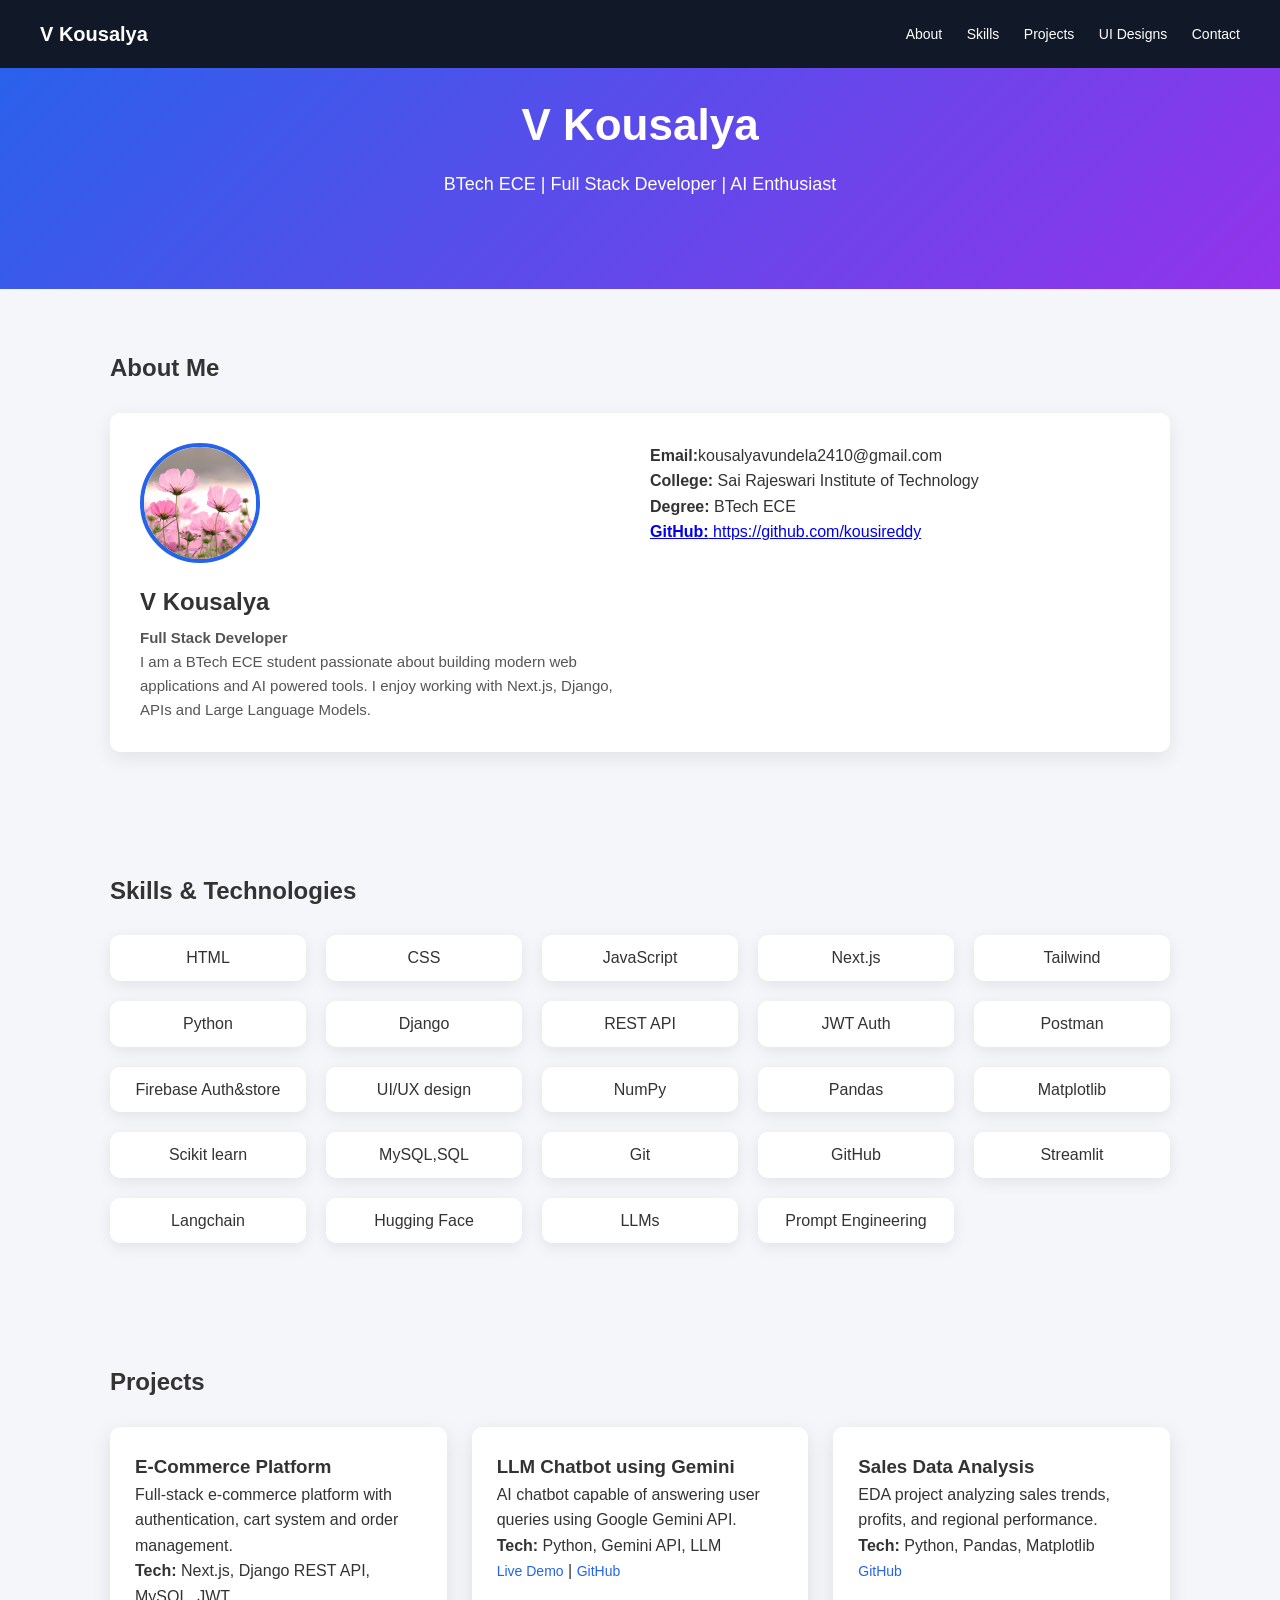
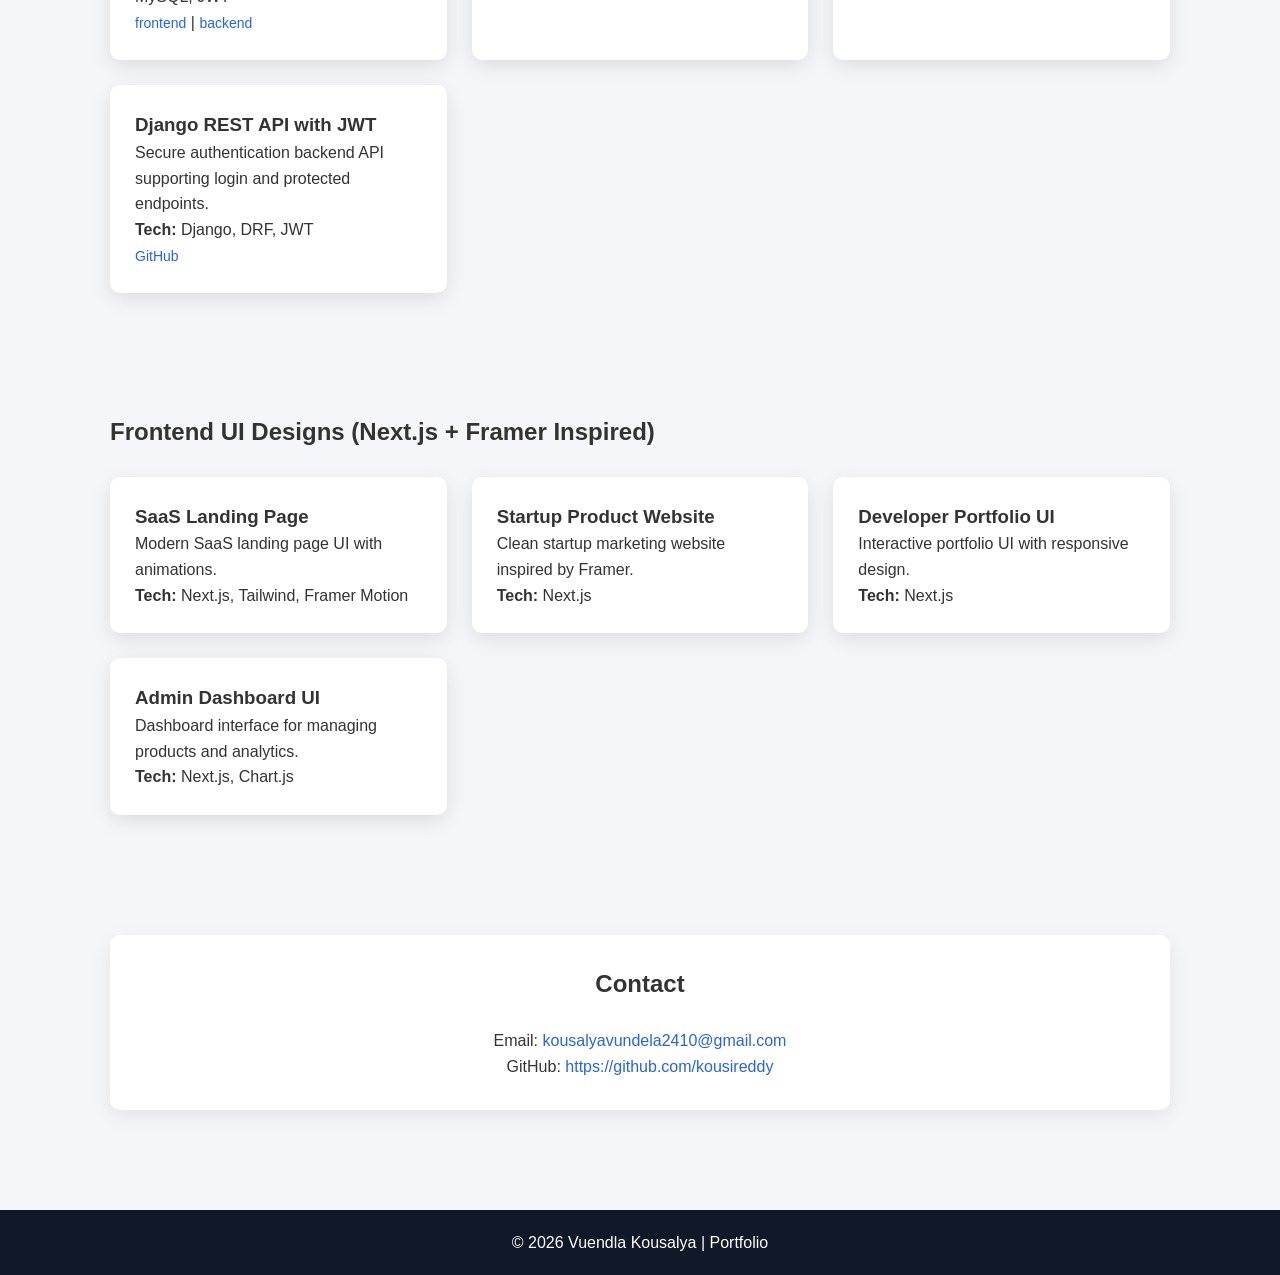
<file: index.html>
<!DOCTYPE html>
<html lang="en">
<head>
<meta charset="UTF-8">
<meta name="viewport" content="width=device-width, initial-scale=1.0">
<link rel="stylesheet" href="styles.css">

<title>Vuendla Kousalya | Portfolio</title>

</head>

<body>

<header>

<div class="logo">V Kousalya</div>

<nav>
<a href="#about">About</a>
<a href="#skills">Skills</a>
<a href="#projects">Projects</a>
<a href="#ui">UI Designs</a>
<a href="#contact">Contact</a>
</nav>

</header>

<!-- HERO -->

<div class="hero">

<h1>V Kousalya</h1>
<p>BTech ECE | Full Stack Developer | AI Enthusiast</p>

</div>

<!-- ABOUT -->

<section id="about">

<h2>About Me</h2>

<div class="about">

<div class="profile">

<img src="image.png" alt="Kousalya">

<div class="profile-info">

<h2>V Kousalya</h2>

<p><b>Full Stack Developer</b></p>

<p>
I am a BTech ECE student passionate about building
modern web applications and AI powered tools.
I enjoy working with Next.js, Django, APIs and
Large Language Models.
</p>

</div>

</div>

<div>

<p><b>Email:</b>kousalyavundela2410@gmail.com</p>
<p><b>College:</b> Sai Rajeswari Institute of Technology</p>
<p><b>Degree:</b> BTech ECE</p>
<a href="https://github.com/kousireddy"><b>GitHub:</b> https://github.com/kousireddy</a>

</div>

</div>

</section>

<!-- SKILLS -->

<section id="skills">

<h2>Skills & Technologies</h2>

<div class="skills">

<div class="skill">HTML</div>
<div class="skill">CSS</div>
<div class="skill">JavaScript</div>
<div class="skill">Next.js</div>
<div class="skill">Tailwind</div>

<div class="skill">Python</div>
<div class="skill">Django</div>
<div class="skill">REST API</div>
<div class="skill">JWT Auth</div>
<div class="skill">Postman</div>
<div class="skill">Firebase Auth&store</div>
<div class="skill">UI/UX design</div>

<div class="skill">NumPy</div>
<div class="skill">Pandas</div>
<div class="skill">Matplotlib</div>
<div class="skill">Scikit learn</div>

<div class="skill">MySQL,SQL</div>
<div class="skill">Git</div>
<div class="skill">GitHub</div>

<div class="skill">Streamlit</div>
<div class="skill">Langchain</div>
<div class="skill">Hugging Face</div>
<div class="skill">LLMs</div>
<div class="skill">Prompt Engineering</div>

</div>

</section>

<!-- PROJECTS -->

<section id="projects">

<h2>Projects</h2>

<div class="projects">

<div class="project">
<h3>E-Commerce Platform</h3>
<p>Full-stack e-commerce platform with authentication, cart system and order management.</p>
<p><b>Tech:</b> Next.js, Django REST API, MySQL, JWT</p>
<p><a href="#"></a> <a href="https://github.com/kousireddy/ecommerce_frontend_food">frontend</a> | <a href="https://github.com/kousireddy/ecommerce_backend_food">backend</a></p>
</div>

<div class="project">
<h3>LLM Chatbot using Gemini</h3>
<p>AI chatbot capable of answering user queries using Google Gemini API.</p>
<p><b>Tech:</b> Python, Gemini API, LLM</p>
<p><a href="https://gemini-app-aichatbot-llm-tecudtq6qv2nbbejysplhg.streamlit.app/">Live Demo</a> | <a href="https://github.com/kousireddy/gemini-streamlit-AIchatbot-llm">GitHub</a></p>
</div>

<div class="project">
<h3>Sales Data Analysis</h3>
<p>EDA project analyzing sales trends, profits, and regional performance.</p>
<p><b>Tech:</b> Python, Pandas, Matplotlib</p>
<p><a href="https://github.com/kousireddy/pandas_and_miniprojectpandas">GitHub</a></p>
</div>

<div class="project">
<h3>Django REST API with JWT</h3>
<p>Secure authentication backend API supporting login and protected endpoints.</p>
<p><b>Tech:</b> Django, DRF, JWT</p>
<p><a href="https://github.com/kousireddy/backendsportstournament">GitHub</a></p>
</div>

</div>

</section>

<!-- UI DESIGNS -->

<section id="ui">

<h2>Frontend UI Designs (Next.js + Framer Inspired)</h2>

<div class="projects">

<div class="project">
<h3>SaaS Landing Page</h3>
<p>Modern SaaS landing page UI with animations.</p>
<p><b>Tech:</b> Next.js, Tailwind, Framer Motion</p>
</div>

<div class="project">
<h3>Startup Product Website</h3>
<p>Clean startup marketing website inspired by Framer.</p>
<p><b>Tech:</b> Next.js</p>
</div>

<div class="project">
<h3>Developer Portfolio UI</h3>
<p>Interactive portfolio UI with responsive design.</p>
<p><b>Tech:</b> Next.js</p>
</div>

<div class="project">
<h3>Admin Dashboard UI</h3>
<p>Dashboard interface for managing products and analytics.</p>
<p><b>Tech:</b> Next.js, Chart.js</p>
</div>

</div>

</section>

<!-- CONTACT -->

<section id="contact">

<div class="contact">

<h2>Contact</h2>

<p>Email:
<a href="mailto:kousalyavundela2410@gmail.com">
kousalyavundela2410@gmail.com
</a>
</p>

<p>GitHub:
<a href="https://github.com/kousireddy">https://github.com/kousireddy</a>
</p>

</div>

</section>

<footer>

<p>© 2026 Vuendla Kousalya | Portfolio</p>

</footer>

</body>
</html>
</file>
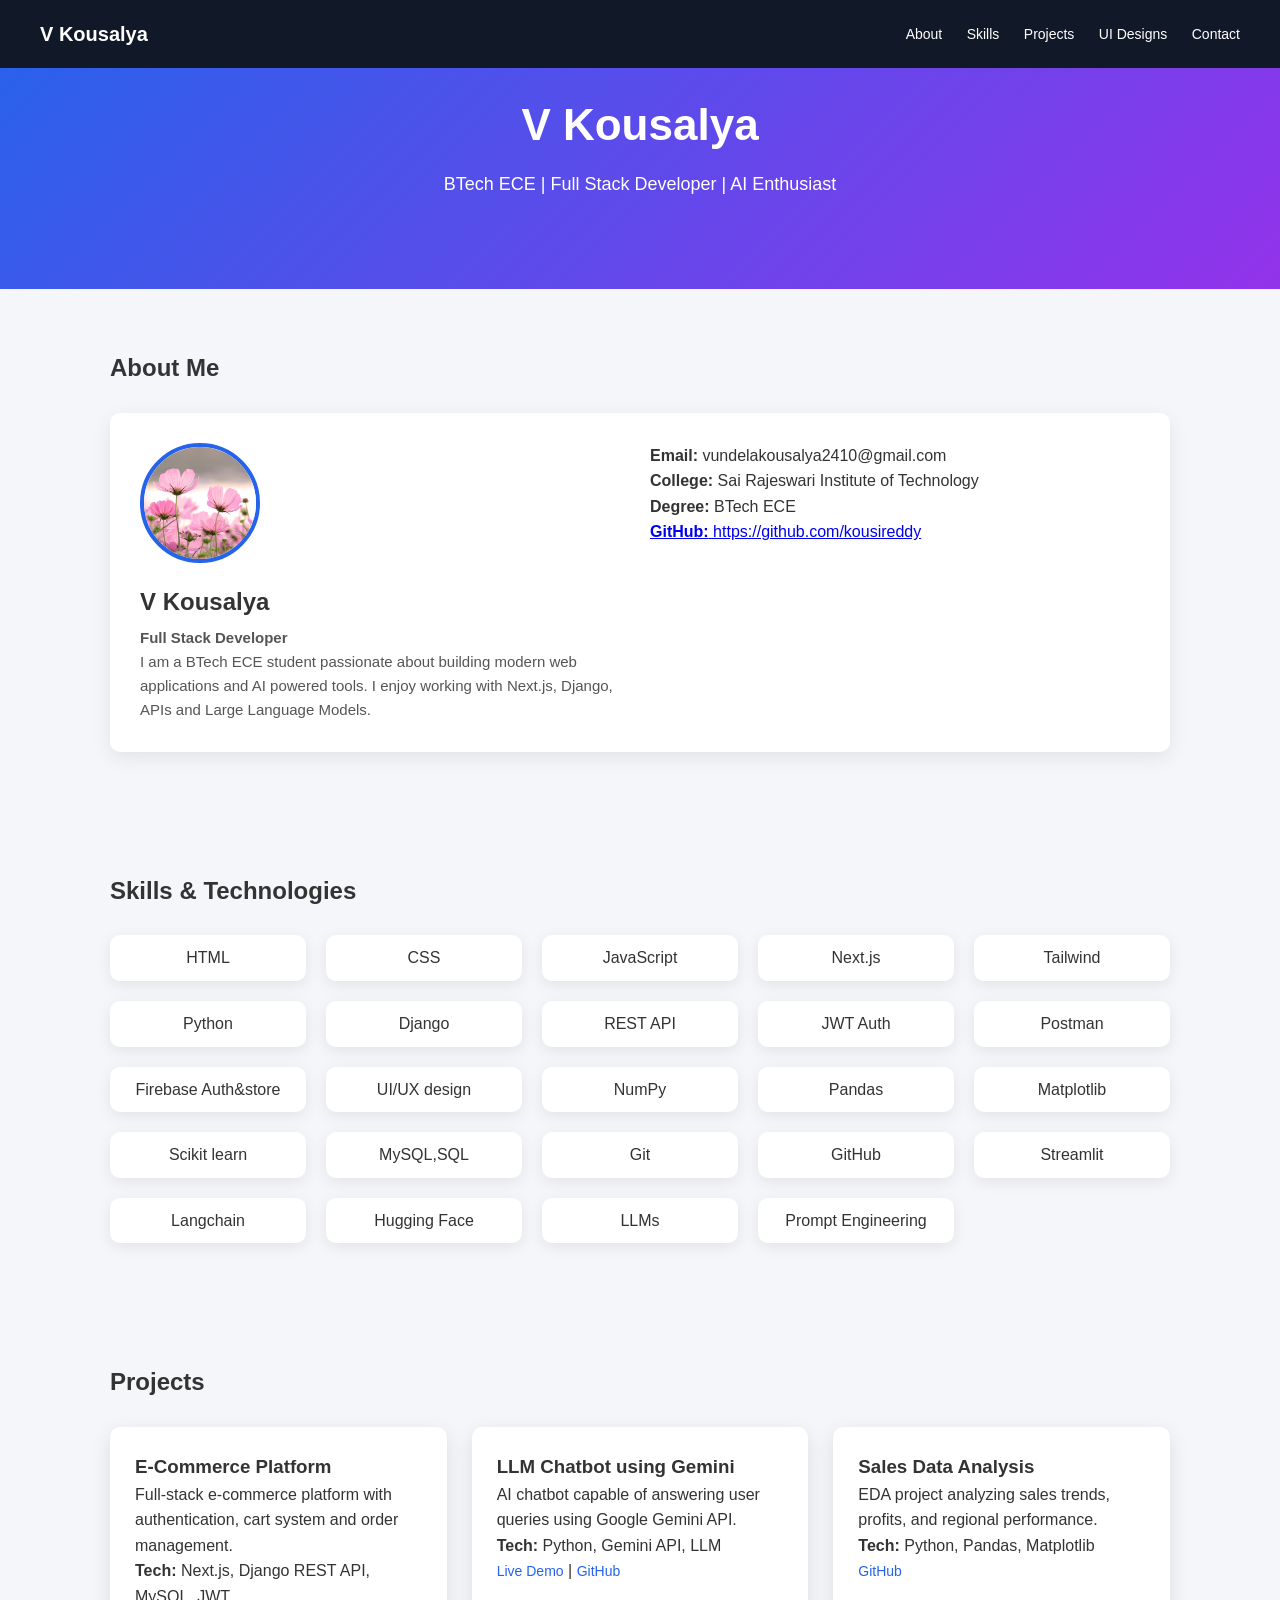
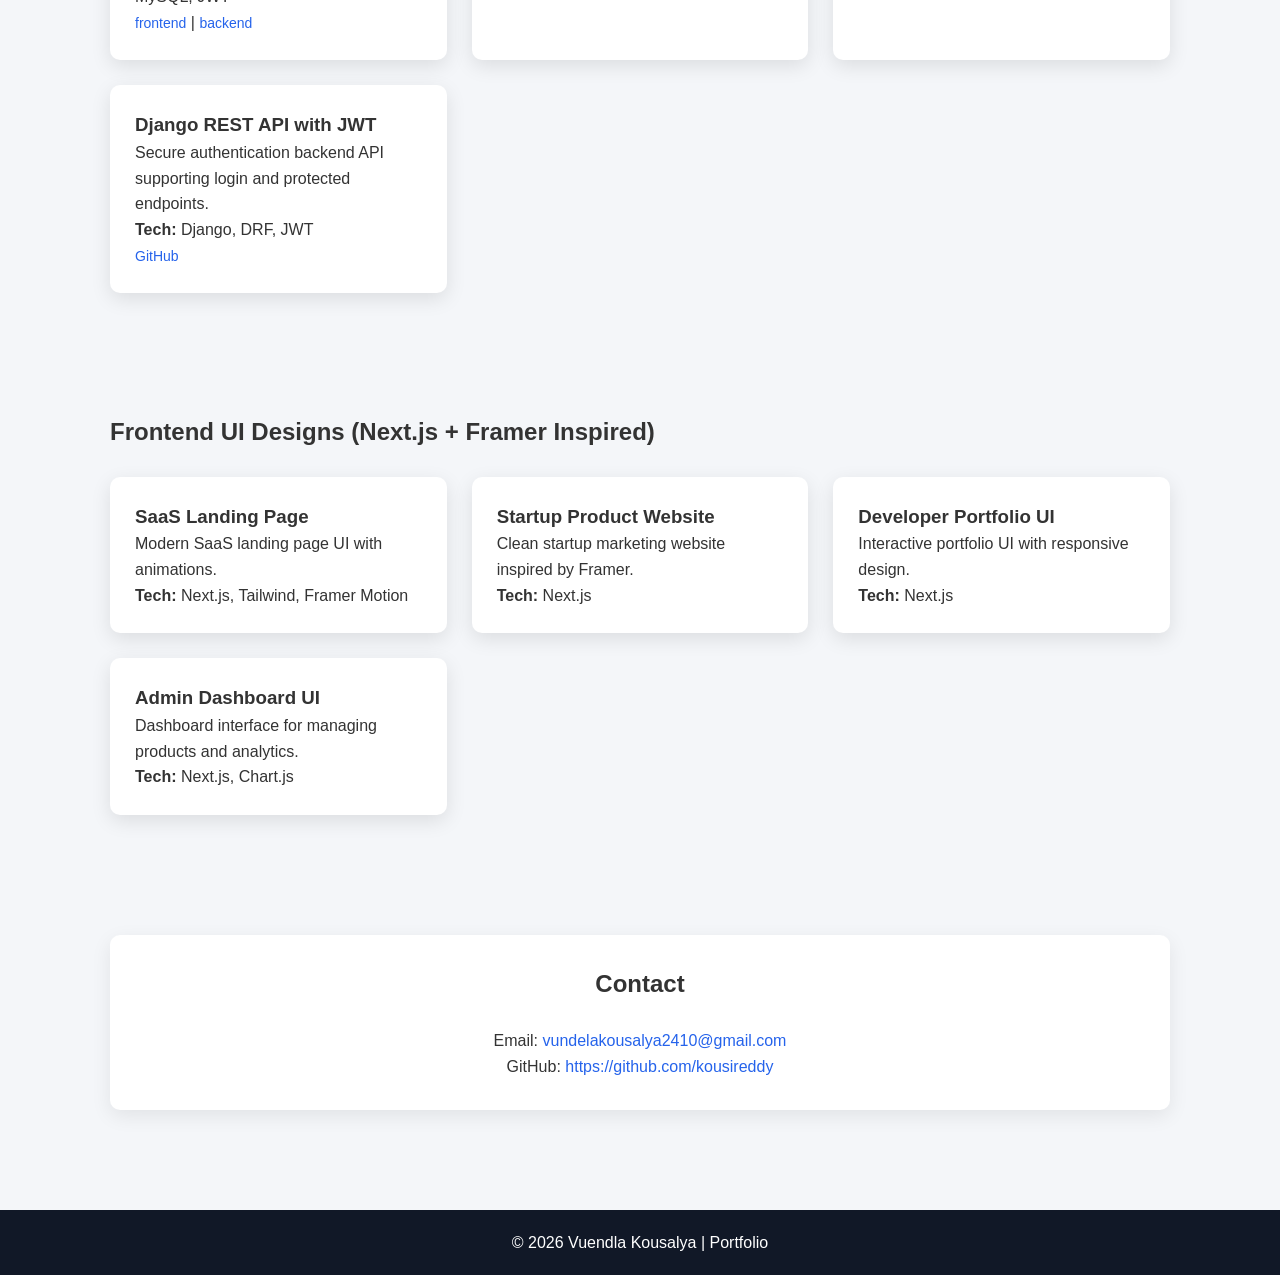
<file: portfolio.html>
<!DOCTYPE html>
<html lang="en">
<head>
<meta charset="UTF-8">
<meta name="viewport" content="width=device-width, initial-scale=1.0">
<link rel="stylesheet" href="styles.css">

<title>Vuendla Kousalya | Portfolio</title>

</head>

<body>

<header>

<div class="logo">V Kousalya</div>

<nav>
<a href="#about">About</a>
<a href="#skills">Skills</a>
<a href="#projects">Projects</a>
<a href="#ui">UI Designs</a>
<a href="#contact">Contact</a>
</nav>

</header>

<!-- HERO -->

<div class="hero">

<h1>V Kousalya</h1>
<p>BTech ECE | Full Stack Developer | AI Enthusiast</p>

</div>

<!-- ABOUT -->

<section id="about">

<h2>About Me</h2>

<div class="about">

<div class="profile">

<img src="image.png" alt="Kousalya">

<div class="profile-info">

<h2>V Kousalya</h2>

<p><b>Full Stack Developer</b></p>

<p>
I am a BTech ECE student passionate about building
modern web applications and AI powered tools.
I enjoy working with Next.js, Django, APIs and
Large Language Models.
</p>

</div>

</div>

<div>

<p><b>Email:</b> vundelakousalya2410@gmail.com</p>
<p><b>College:</b> Sai Rajeswari Institute of Technology</p>
<p><b>Degree:</b> BTech ECE</p>
<a href="https://github.com/kousireddy"><b>GitHub:</b> https://github.com/kousireddy</a>

</div>

</div>

</section>

<!-- SKILLS -->

<section id="skills">

<h2>Skills & Technologies</h2>

<div class="skills">

<div class="skill">HTML</div>
<div class="skill">CSS</div>
<div class="skill">JavaScript</div>
<div class="skill">Next.js</div>
<div class="skill">Tailwind</div>

<div class="skill">Python</div>
<div class="skill">Django</div>
<div class="skill">REST API</div>
<div class="skill">JWT Auth</div>
<div class="skill">Postman</div>
<div class="skill">Firebase Auth&store</div>
<div class="skill">UI/UX design</div>

<div class="skill">NumPy</div>
<div class="skill">Pandas</div>
<div class="skill">Matplotlib</div>
<div class="skill">Scikit learn</div>

<div class="skill">MySQL,SQL</div>
<div class="skill">Git</div>
<div class="skill">GitHub</div>

<div class="skill">Streamlit</div>
<div class="skill">Langchain</div>
<div class="skill">Hugging Face</div>
<div class="skill">LLMs</div>
<div class="skill">Prompt Engineering</div>

</div>

</section>

<!-- PROJECTS -->

<section id="projects">

<h2>Projects</h2>

<div class="projects">

<div class="project">
<h3>E-Commerce Platform</h3>
<p>Full-stack e-commerce platform with authentication, cart system and order management.</p>
<p><b>Tech:</b> Next.js, Django REST API, MySQL, JWT</p>
<p><a href="#"></a> <a href="https://github.com/kousireddy/ecommerce_frontend_food">frontend</a> | <a href="https://github.com/kousireddy/ecommerce_backend_food">backend</a></p>
</div>

<div class="project">
<h3>LLM Chatbot using Gemini</h3>
<p>AI chatbot capable of answering user queries using Google Gemini API.</p>
<p><b>Tech:</b> Python, Gemini API, LLM</p>
<p><a href="https://gemini-app-aichatbot-llm-tecudtq6qv2nbbejysplhg.streamlit.app/">Live Demo</a> | <a href="https://github.com/kousireddy/gemini-streamlit-AIchatbot-llm">GitHub</a></p>
</div>

<div class="project">
<h3>Sales Data Analysis</h3>
<p>EDA project analyzing sales trends, profits, and regional performance.</p>
<p><b>Tech:</b> Python, Pandas, Matplotlib</p>
<p><a href="https://github.com/kousireddy/pandas_and_miniprojectpandas">GitHub</a></p>
</div>

<div class="project">
<h3>Django REST API with JWT</h3>
<p>Secure authentication backend API supporting login and protected endpoints.</p>
<p><b>Tech:</b> Django, DRF, JWT</p>
<p><a href="https://github.com/kousireddy/backendsportstournament">GitHub</a></p>
</div>

</div>

</section>

<!-- UI DESIGNS -->

<section id="ui">

<h2>Frontend UI Designs (Next.js + Framer Inspired)</h2>

<div class="projects">

<div class="project">
<h3>SaaS Landing Page</h3>
<p>Modern SaaS landing page UI with animations.</p>
<p><b>Tech:</b> Next.js, Tailwind, Framer Motion</p>
</div>

<div class="project">
<h3>Startup Product Website</h3>
<p>Clean startup marketing website inspired by Framer.</p>
<p><b>Tech:</b> Next.js</p>
</div>

<div class="project">
<h3>Developer Portfolio UI</h3>
<p>Interactive portfolio UI with responsive design.</p>
<p><b>Tech:</b> Next.js</p>
</div>

<div class="project">
<h3>Admin Dashboard UI</h3>
<p>Dashboard interface for managing products and analytics.</p>
<p><b>Tech:</b> Next.js, Chart.js</p>
</div>

</div>

</section>

<!-- CONTACT -->

<section id="contact">

<div class="contact">

<h2>Contact</h2>

<p>Email:
<a href="mailto:vundelakousalya2410@gmail.com">
vundelakousalya2410@gmail.com
</a>
</p>

<p>GitHub:
<a href="https://github.com/kousireddy">https://github.com/kousireddy</a>
</p>

</div>

</section>

<footer>

<p>© 2026 Vuendla Kousalya | Portfolio</p>

</footer>

</body>
</html>
</file>
<file: styles.css>
/* RESET */

*{
margin:0;
padding:0;
box-sizing:border-box;
font-family:Segoe UI, Arial, sans-serif;
}

body{
background:#f4f6f9;
color:#333;
line-height:1.6;
animation:fadeIn 1s ease;
}

/* ANIMATIONS */

@keyframes fadeIn{
from{opacity:0}
to{opacity:1}
}

@keyframes slideUp{
from{opacity:0; transform:translateY(40px);}
to{opacity:1; transform:translateY(0);}
}

@keyframes slideLeft{
from{opacity:0; transform:translateX(-40px);}
to{opacity:1; transform:translateX(0);}
}

@keyframes slideRight{
from{opacity:0; transform:translateX(40px);}
to{opacity:1; transform:translateX(0);}
}

/* NAVBAR */

header{
background:#111827;
color:white;
padding:18px 40px;
display:flex;
justify-content:space-between;
align-items:center;
animation:slideUp 0.7s ease;

position:fixed;
top:0;
left:0;
width:100%;
z-index:1000;
}

.logo{
font-size:20px;
font-weight:bold;
}

nav a{
color:white;
text-decoration:none;
margin-left:20px;
font-size:14px;
position:relative;
transition:0.3s;
}

nav a:hover{
color:#60a5fa;
}

nav a::after{
content:"";
position:absolute;
bottom:-4px;
left:0;
width:0;
height:2px;
background:#60a5fa;
transition:0.3s;
}

nav a:hover::after{
width:100%;
}

/* HERO */

.hero{
text-align:center;
padding:90px 20px;
background:linear-gradient(135deg,#2563eb,#9333ea);
color:white;
animation:slideUp 1s ease;
}

.hero h1{
font-size:44px;
margin-bottom:10px;
}

.hero p{
font-size:18px;
}

/* SECTIONS */

section{
max-width:1100px;
margin:auto;
padding:60px 20px;
}

h2{
margin-bottom:25px;
}

/* PROFILE */

.profile{
display:flex;
align-items:center;
gap:20px;
flex-wrap:wrap;
}

.profile img{
width:120px;
height:120px;
border-radius:50%;
object-fit:cover;
border:4px solid #2563eb;
}

.profile-info h2{
margin-bottom:5px;
}

.profile-info p{
font-size:15px;
color:#555;
}

/* ABOUT */

.about{
display:grid;
grid-template-columns:1fr;
gap:20px;
background:white;
padding:30px;
border-radius:10px;
box-shadow:0 6px 20px rgba(0,0,0,0.08);
animation:slideLeft 1s ease;
}

/* SKILLS */

.skills{
display:grid;
grid-template-columns:repeat(auto-fit,minmax(180px,1fr));
gap:20px;
}

.skill{
background:white;
padding:10px;
border-radius:10px;
text-align:center;
box-shadow:0 4px 15px rgba(0,0,0,0.08);
transition:0.3s;
}

.skill:hover{
transform:translateY(-6px);
box-shadow:0 8px 25px rgba(0,0,0,0.15);
}

/* PROJECTS */

.projects{
display:grid;
grid-template-columns:repeat(auto-fit,minmax(250px,1fr));
gap:25px;
}

.project{
background:white;
padding:25px;
border-radius:10px;
box-shadow:0 6px 20px rgba(0,0,0,0.1);
transition:0.3s;
animation:slideUp 1s ease;
}

.project:hover{
transform:translateY(-8px);
}

.project a{
text-decoration:none;
color:#2563eb;
font-size:14px;
}

/* CONTACT */

.contact{
background:white;
padding:30px;
border-radius:10px;
box-shadow:0 6px 20px rgba(0,0,0,0.08);
text-align:center;
animation:slideRight 1s ease;
}

.contact a{
color:#2563eb;
text-decoration:none;
}

/* FOOTER */

footer{
text-align:center;
padding:20px;
margin-top:40px;
background:#111827;
color:white;
}

/* RESPONSIVE */

@media(min-width:768px){
.about{
grid-template-columns:1fr 1fr;
}
}
</file>
